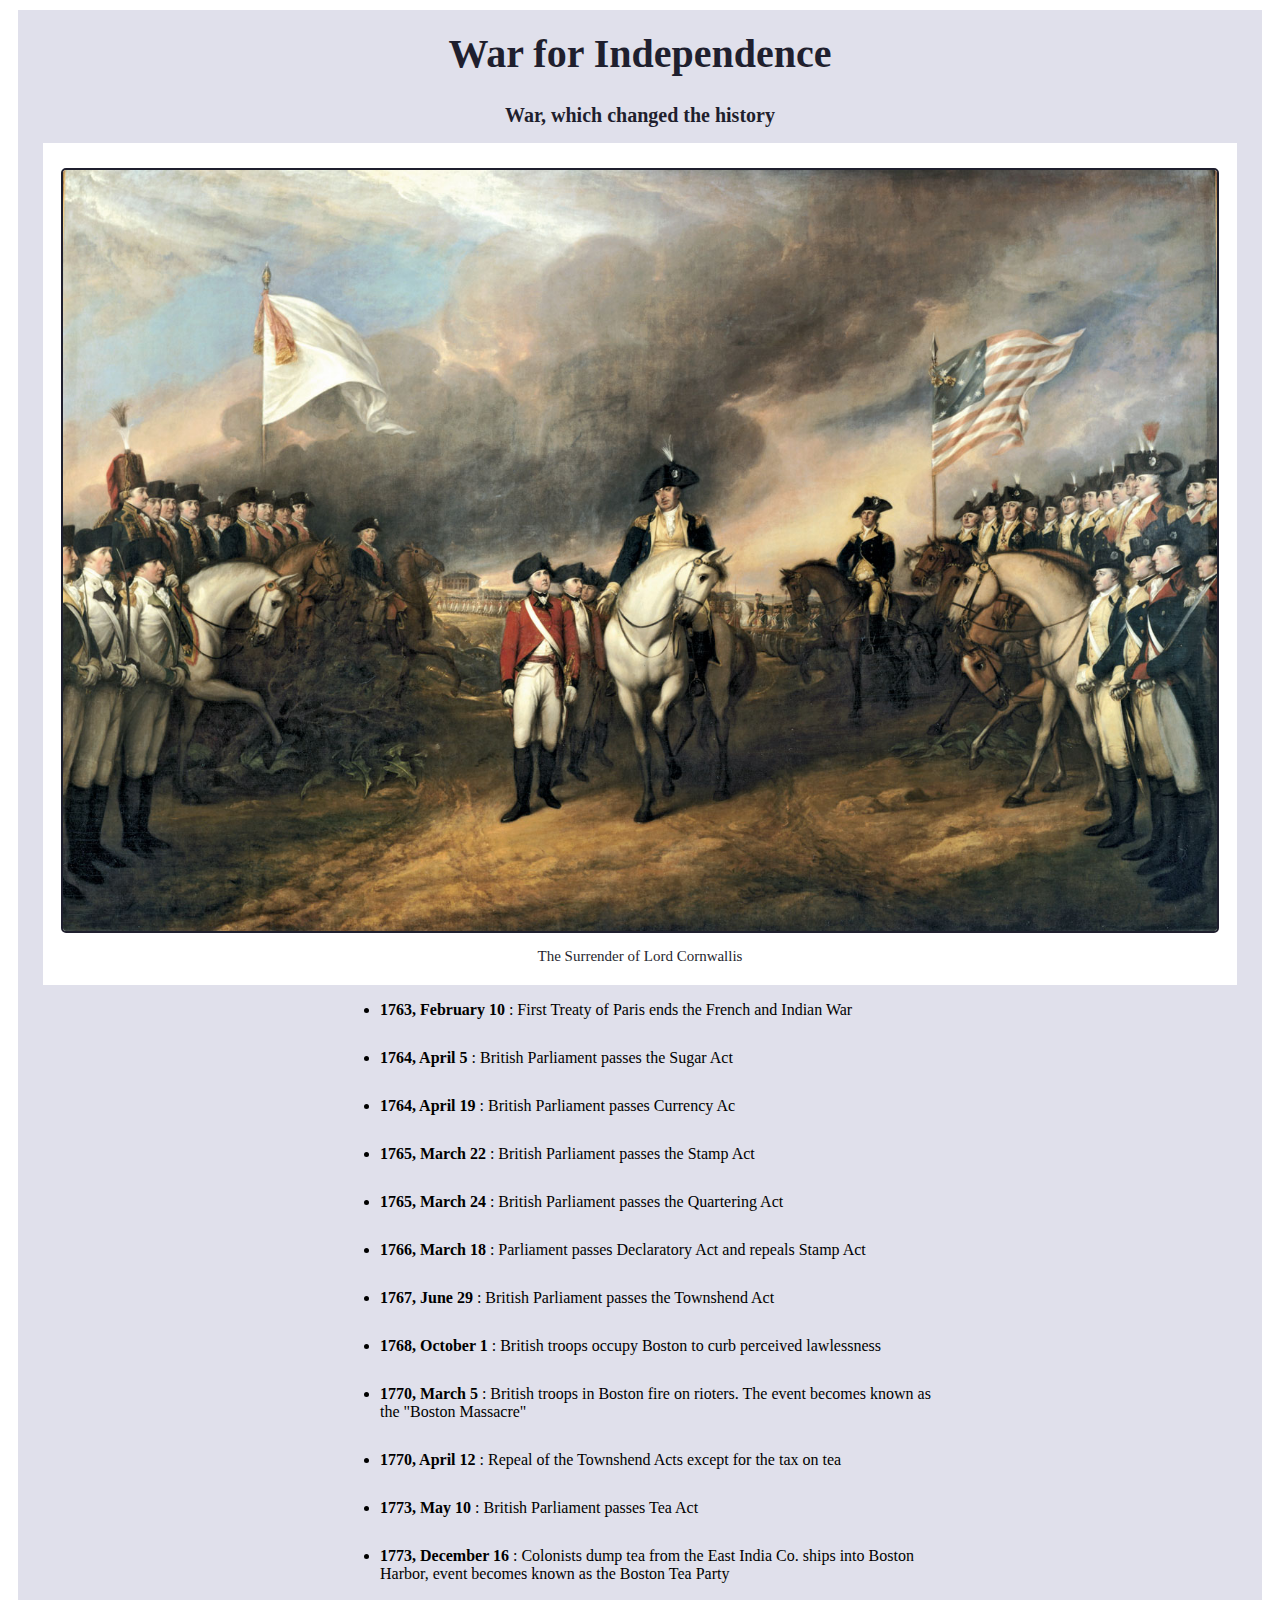
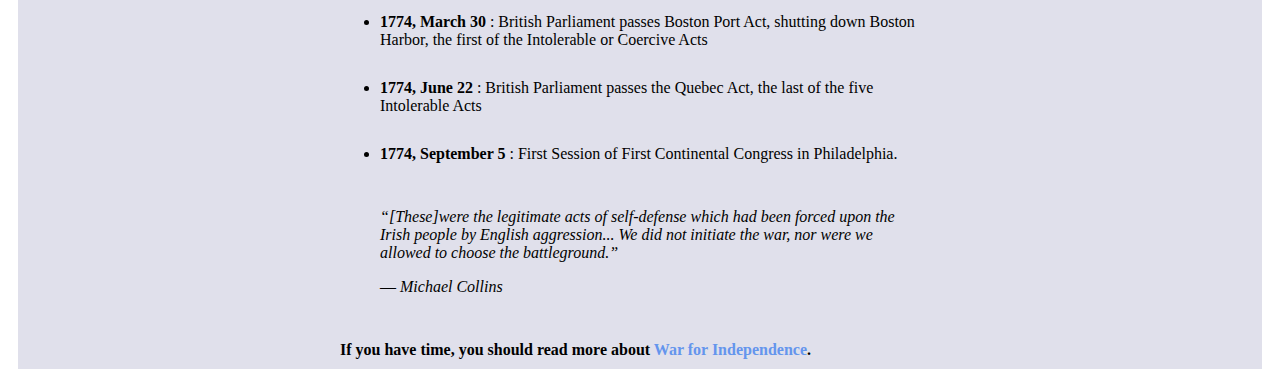
<file: WarForIndependece.html>
<!doctype html>
<html lang="en">
<head>
    <meta charset="UTF-8">
    <link rel="stylesheet" type="text/css" href="style.css">
    <title>Document</title>
</head>
<body>
<main id="main">
    <header>
        <h1  id="title">War for Independence</h1>
        <h2 id="sub-title">War, which changed the history</h2>
    </header>
    <figure id="img-div">
        <img id="image" src="src/war-for-independence-battle.jpeg" alt="Two rows of officers on sides and Lord Cornwallis in the middle. All soldiers are on horses">
        <figcaption id="im-caption">The Surrender of Lord Cornwallis</figcaption>
    </figure>
    <section id="tribute-info">
        <ul>
            <li>
                <strong>1763, February 10</strong>
                : First Treaty of Paris ends the French and Indian War
            </li>
            <li>
                <strong>1764, April 5</strong>
                : British Parliament passes the Sugar Act
            </li>
            <li>
                <strong>1764, April 19</strong>
                : British Parliament passes Currency Ac
            </li>
            <li>
                <strong>1765, March 22</strong>
                : British Parliament passes the Stamp Act
            </li>
            <li>
                <strong>1765, March 24</strong>
                : British Parliament passes the Quartering Act
            </li>
            <li>
                <strong>1766, March 18</strong>
                : Parliament passes Declaratory Act and repeals Stamp Act
            </li>
            <li>
                <strong>1767, June 29</strong>
                : British Parliament passes the Townshend Act
            </li>
            <li>
                <strong>1768, October 1</strong>
                : British troops occupy Boston to curb perceived lawlessness
            </li>
            <li>
                <strong>1770, March 5</strong>
                : British troops in Boston fire on rioters. The event becomes
                known as the "Boston Massacre"
            </li>
            <li>
                <strong>1770, April 12</strong>
                : Repeal of the Townshend Acts except for the tax on tea
            </li>
            <li>
                <strong>1773, May 10 </strong>
                : British Parliament passes Tea Act
            </li>
            <li>
                <strong>1773, December 16</strong>
                : Colonists dump tea from the East India Co. ships into Boston
                Harbor, event becomes known as the Boston Tea Party
            </li>
            <li>
                <strong>1774, March 30</strong>
                : British Parliament passes Boston Port Act, shutting down
                Boston Harbor, the first of the Intolerable or Coercive Acts
            </li>
            <li>
                <strong>1774, June 22</strong>
                : British Parliament passes the Quebec Act, the last of the five
                Intolerable Acts
            </li>
            <li>
                <strong>1774, September 5</strong>
                : First Session of First Continental Congress in Philadelphia.
            </li>
        </ul>
        <blockquote>
            <p>
                “[These]were the legitimate acts of self-defense which had been forced upon the Irish people by English aggression... We did not initiate the war, nor were we allowed to choose the battleground.”
            </p>
            <cite>― Michael Collins</cite>
        </blockquote>
        <div id="more-info">
            If you have time, you should read more about <a href="https://www.goodreads.com/quotes/tag/war-of-independence" target="_blank">War for Independence</a>.
        </div>
    </section>
</main>
</body>
</html>
</file>
<file: style.css>
body {
    background-color: white;
    font-family: "URW Gothic";
}

#title {
    font-size: 40px;
    text-align:center;
    color: rgb(31, 31, 46);
    margin-top: 10px;
}

#sub-title {
    font-size: 20px;
    text-align:center;
    color: rgb(31, 31, 46);
    margin-top: 5px;
}

#img-div {
    background-color: rgb(255, 255, 255);
    display: flex;
    align-items: center;
    flex-direction: column;
    padding: 25px 20px 5px 20px;
    margin-left: 15px;
    margin-right: 15px;
}

#image {
    width: 1300px;
    height: auto;
    border: solid 2px rgb(31, 31, 46);
    border-radius: 5px;
}

#im-caption {
    margin: 15px;
    color: rgb(31, 31, 46);
    font-size: 15px;
}

#main {
    background-color: rgb(224, 224, 235);
    padding: 10px;
    margin: 10px;
}

@media (max-width: 1750px) {
    #image{
        width: 100%;
        height: auto;
    }
    #tribute-info{
        width: 100%;
    }
}

#tribute-info {
    /*display: flex;*/
    /*flex-direction: column;*/
    /*align-items: center;*/
    font-size: 16px;
    width: 600px;
    margin: auto;
}
li {
    margin-bottom: 30px;
}

blockquote {
    margin-top: 45px;
    font-style: italic;
}

#more-info {
    margin-top: 45px;
    font-weight: bold;
}

a {
    text-decoration: none;
    color: cornflowerblue;
}

a:visited {
    text-decoration: none;
    color: cornflowerblue;
}
</file>
